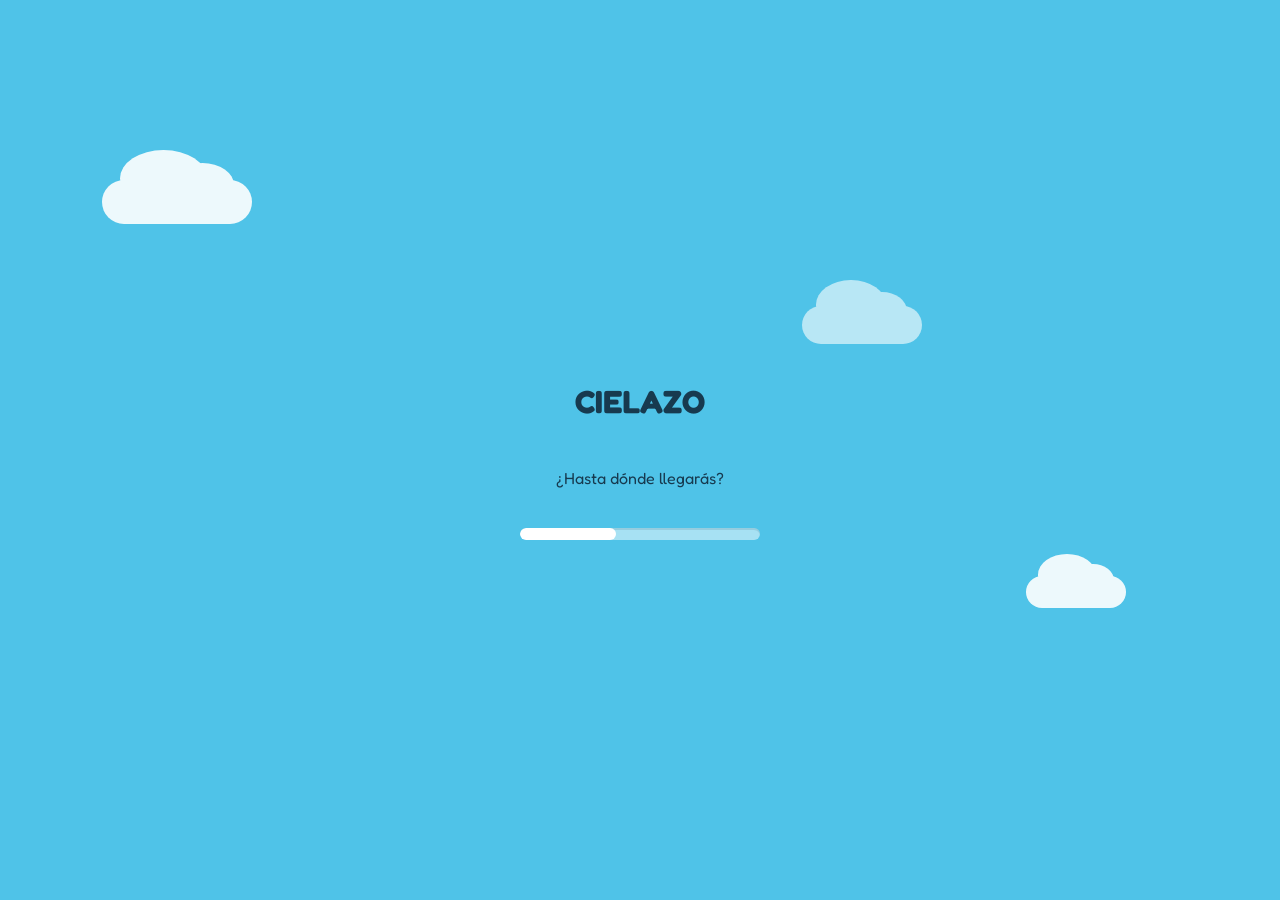
<file: index.html>
<!DOCTYPE html>
<html lang="es">
<head>
<meta charset="UTF-8">
<meta name="viewport" content="width=device-width, initial-scale=1, maximum-scale=1, user-scalable=no, viewport-fit=cover">
<title>Cielazo</title>
<link rel="icon" href="data:,">
<link href="https://fonts.googleapis.com/css2?family=Fredoka:wght@400;500;600;700&display=swap" rel="stylesheet">
<link rel="stylesheet" href="src/assets/styles/base.css">
<link rel="stylesheet" href="src/assets/styles/splash.css">
</head>
<body>
<div id="rotate"><div><span class="ic big" data-icon="rotate"></span><p>Gira tu dispositivo<br>para jugar</p></div></div>

<main class="splash">
  <div class="sp-cloud c1"></div><div class="sp-cloud c2"></div><div class="sp-cloud c3"></div>
  <h1 class="logo" aria-label="Cielazo">
    <span class="w">C</span><span class="y">I</span><span class="w">E</span><span class="c">L</span><span class="w">A</span><span class="y">Z</span><span class="w">O</span>
  </h1>
  <p class="tag">¿Hasta dónde llegarás?</p>
  <div class="load"><i></i></div>
</main>
<script src="src/assets/scripts/page-splash.js"></script>
</body>
</html>
</file>
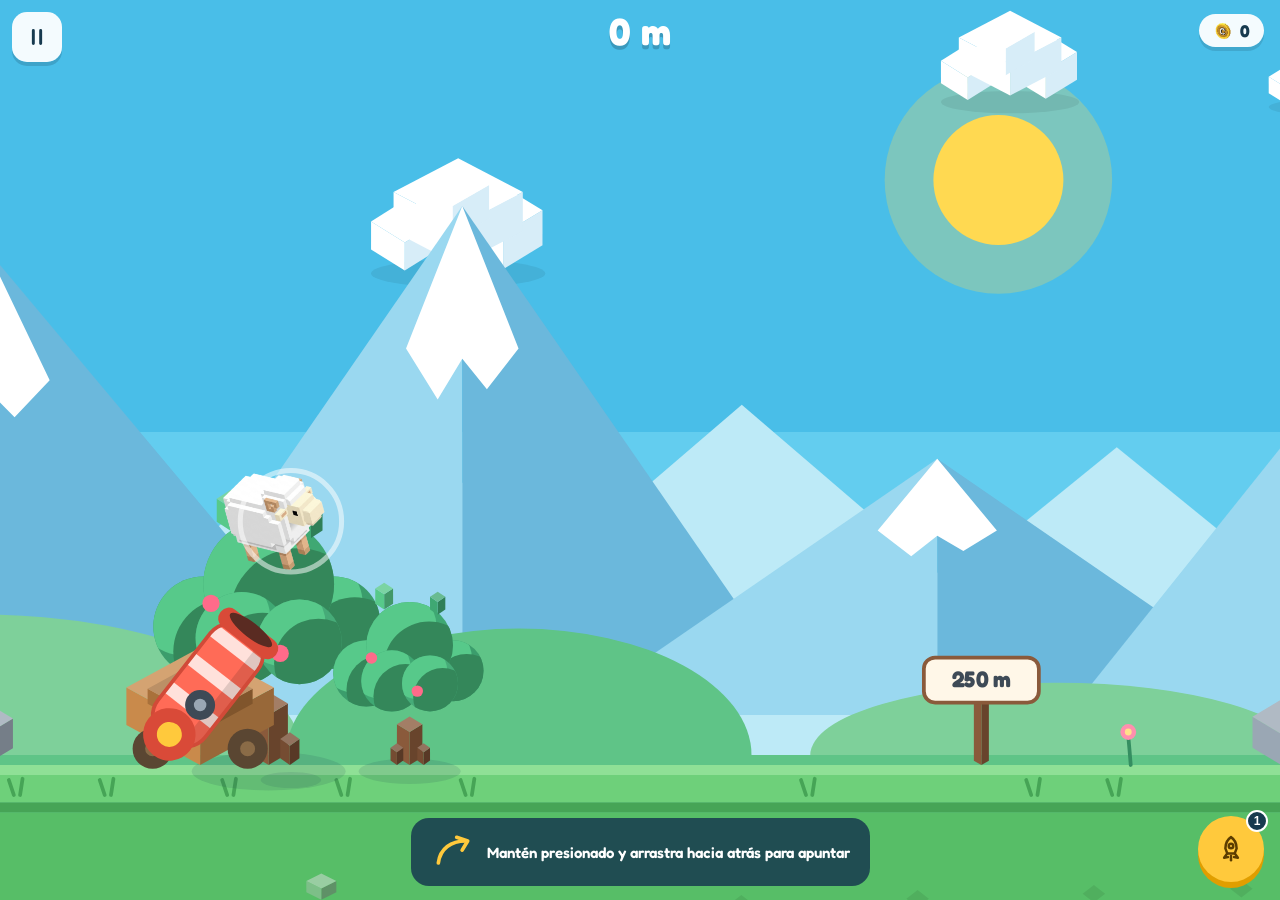
<file: src/pages/game.html>
<!DOCTYPE html>
<html lang="es">
<head>
<meta charset="UTF-8">
<meta name="viewport" content="width=device-width, initial-scale=1, maximum-scale=1, user-scalable=no, viewport-fit=cover">
<title>Cielazo — Vuela</title>
<link rel="icon" href="data:,">
<link href="https://fonts.googleapis.com/css2?family=Fredoka:wght@400;500;600;700&display=swap" rel="stylesheet">
<link rel="stylesheet" href="../assets/styles/base.css">
<link rel="stylesheet" href="../assets/styles/game.css">
</head>
<body>
<div id="rotate"><div><span class="ic big" data-icon="rotate"></span><p>Gira tu dispositivo<br>para jugar</p></div></div>

<canvas id="game-canvas"></canvas>

<div id="hud">
  <button id="btn-pause" class="hbtn" aria-label="Pausa"><span class="ic" data-icon="pause"></span></button>
  <div id="hud-dist">0 m</div>
  <div id="hud-coins"><span class="ic" data-icon="coin"></span><b>0</b></div>
  <button id="btn-ability" class="hidden" aria-label="Habilidad"><span class="ic"></span><b id="ab-uses">1</b></button>
  <div id="boost-chip" class="hidden"><span class="ic" data-icon="rocket"></span><i id="boost-track"><b id="boost-fill"></b></i></div>
</div>

<div id="tut" class="hidden">
  <div class="tut-card">
    <svg viewBox="0 0 48 48" class="tut-hand"><path d="M8 36C10 20 22 12 38 12" fill="none" stroke="currentColor" stroke-width="4" stroke-linecap="round"/><path d="M28 8l12 4-6 10" fill="none" stroke="currentColor" stroke-width="4" stroke-linecap="round" stroke-linejoin="round"/></svg>
    <span>Mantén presionado y arrastra hacia atrás para apuntar</span>
  </div>
</div>

<div id="panel-result" class="hidden">
  <div class="result-card">
    <div class="res-title">¡CAÍDA!</div>
    <div id="res-record" class="res-record hidden"><span class="ic" data-icon="trophy"></span>¡NUEVO RÉCORD! <b>+80</b></div>
    <div id="res-dist" class="res-dist">0 m</div>
    <div class="res-rows">
      <div><span>Monedas del vuelo</span><b id="res-fly">0</b></div>
      <div><span>Bono por distancia</span><b id="res-base">0</b></div>
      <div class="res-total"><span>TOTAL</span><b id="res-total">0</b></div>
    </div>
    <div class="res-actions">
      <button id="btn-retry" class="btn btn-primary"><span class="ic" data-icon="redo"></span>Reintentar</button>
      <a id="btn-home" class="btn btn-ghost" href="home.html"><span class="ic" data-icon="home"></span>Inicio</a>
    </div>
  </div>
</div>

<script src="../assets/scripts/utils.js"></script>
<script src="../assets/scripts/storage.js"></script>
<script src="../assets/scripts/audio.js"></script>
<script src="../assets/scripts/ui.js"></script>
<script src="../assets/json/config.js"></script>
<script src="../assets/json/characters.js"></script>
<script src="../assets/json/maps.js"></script>
<script src="../assets/json/shop.js"></script>
<script src="../assets/scripts/db.js"></script>
<script src="../assets/scripts/world.js"></script>
<script src="../assets/scripts/engine.js"></script>
<script src="../assets/scripts/page-game.js"></script>
</body>
</html>
</file>
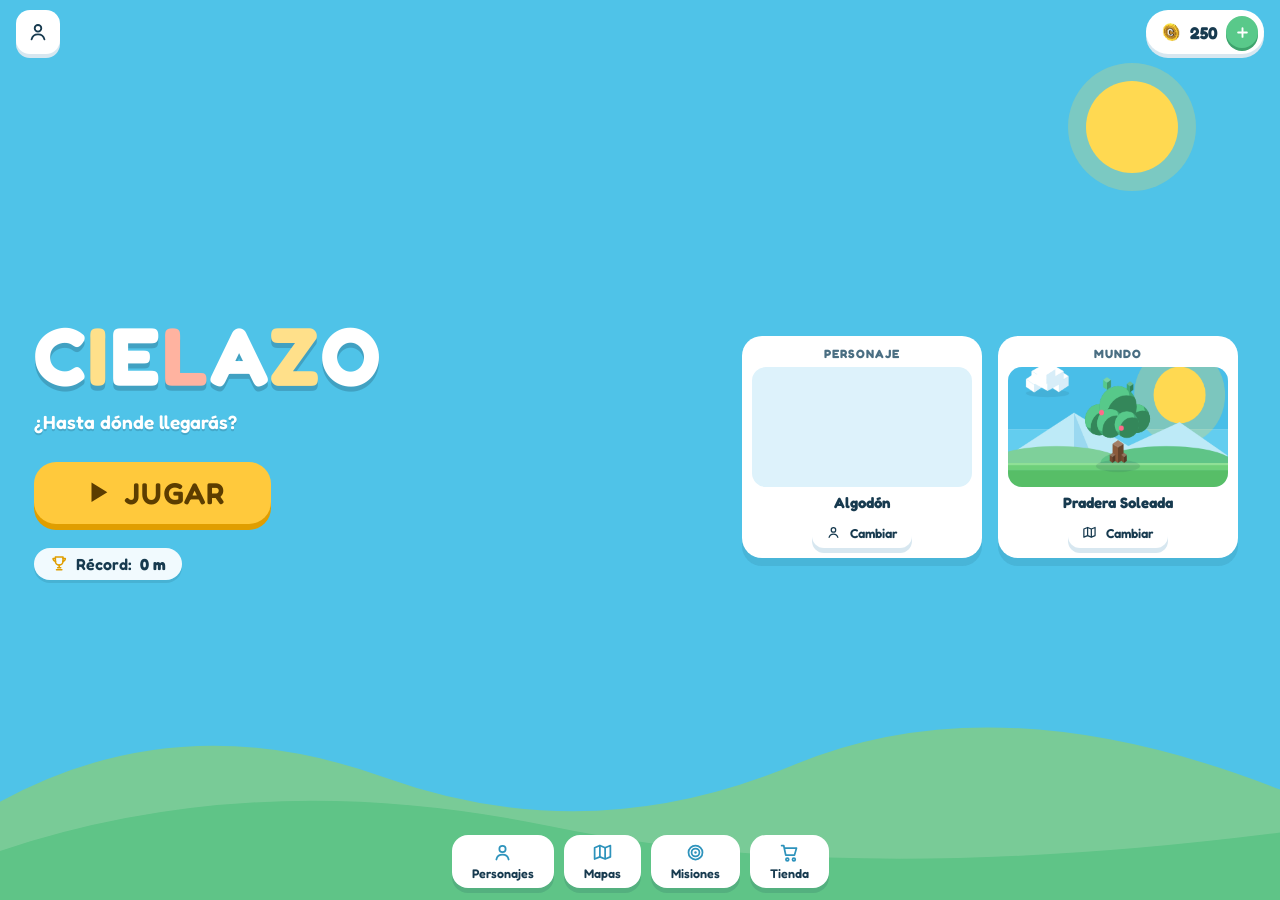
<file: src/pages/home.html>
<!DOCTYPE html>
<html lang="es">
<head>
<meta charset="UTF-8">
<meta name="viewport" content="width=device-width, initial-scale=1, maximum-scale=1, user-scalable=no, viewport-fit=cover">
<title>Cielazo — Inicio</title>
<link rel="icon" href="data:,">
<link href="https://fonts.googleapis.com/css2?family=Fredoka:wght@400;500;600;700&display=swap" rel="stylesheet">
<link rel="stylesheet" href="../assets/styles/base.css">
<link rel="stylesheet" href="../assets/styles/home.css">
</head>
<body>
<div id="rotate"><div><span class="ic big" data-icon="rotate"></span><p>Gira tu dispositivo<br>para jugar</p></div></div>

<div class="bg-scene">
  <div class="sun"></div>
  <svg class="hills" viewBox="0 0 1000 220" preserveAspectRatio="none">
    <path d="M0 140 Q140 60 300 120 T620 110 T1000 130 V220 H0 Z" fill="#79CB97"/>
    <path d="M0 180 Q200 110 430 160 T1000 165 V220 H0 Z" fill="#5FC487"/>
  </svg>
  <div class="bg-cloud b1"></div><div class="bg-cloud b2"></div><div class="bg-cloud b3"></div>
</div>

<header class="topbar">
  <button id="btn-settings" class="icon-btn" aria-label="Tu perfil"><span class="ic" data-icon="person"></span></button>
  <div class="wallet">
    <span class="ic" data-icon="coin"></span><b id="wallet-amount">0</b>
    <button class="add" id="btn-add-coins" aria-label="Comprar monedas"><span class="ic" data-icon="plus"></span></button>
  </div>
</header>

<main class="home-wrap">
  <section class="hero">
    <h1 class="logo"><span class="w">C</span><span class="y">I</span><span class="w">E</span><span class="c">L</span><span class="w">A</span><span class="y">Z</span><span class="w">O</span></h1>
    <p class="tag" style="margin-bottom: 15px;">¿Hasta dónde llegarás?</p>
    <button id="btn-play" class="btn btn-primary btn-big" style="margin-bottom: 10px;">
      <span class="ic" data-icon="play"></span>JUGAR
    </button>
    <div class="chip"><span class="ic gold" data-icon="trophy"></span>Récord: <b id="best">0 m</b></div>
  </section>

  <aside class="equip">
    <div class="card equip-card">
      <div class="eq-t">Personaje</div>
      <div id="eq-char" class="eq-visual"></div>
      <div id="eq-char-name" class="eq-name">—</div>
      <a class="btn btn-ghost" href="characters.html"><span class="ic" data-icon="person"></span>Cambiar</a>
    </div>
    <div class="card equip-card">
      <div class="eq-t">Mundo</div>
      <div class="eq-visual"><canvas id="eq-map" width="360" height="180"></canvas></div>
      <div id="eq-map-name" class="eq-name">—</div>
      <a class="btn btn-ghost" href="maps.html"><span class="ic" data-icon="map"></span>Cambiar</a>
    </div>
  </aside>

  <nav class="dock">
    <a class="dock-btn" href="characters.html"><span class="ic" data-icon="person"></span>Personajes</a>
    <a class="dock-btn" href="maps.html"><span class="ic" data-icon="map"></span>Mapas</a>
    <button id="btn-missions" class="dock-btn"><span class="ic" data-icon="target"></span>Misiones<i id="miss-dot" class="dot hidden"></i></button>
    <a class="dock-btn" href="shop.html"><span class="ic" data-icon="cart"></span>Tienda</a>
  </nav>
</main>

<script src="../assets/scripts/utils.js"></script>
<script src="../assets/scripts/storage.js"></script>
<script src="../assets/scripts/audio.js"></script>
<script src="../assets/scripts/ui.js"></script>
<script src="../assets/json/config.js"></script>
<script src="../assets/json/characters.js"></script>
<script src="../assets/json/maps.js"></script>
<script src="../assets/json/shop.js"></script>
<script src="../assets/scripts/db.js"></script>
<script src="../assets/scripts/world.js"></script>
<script src="../assets/scripts/page-home.js"></script>
</body>
</html>
</file>
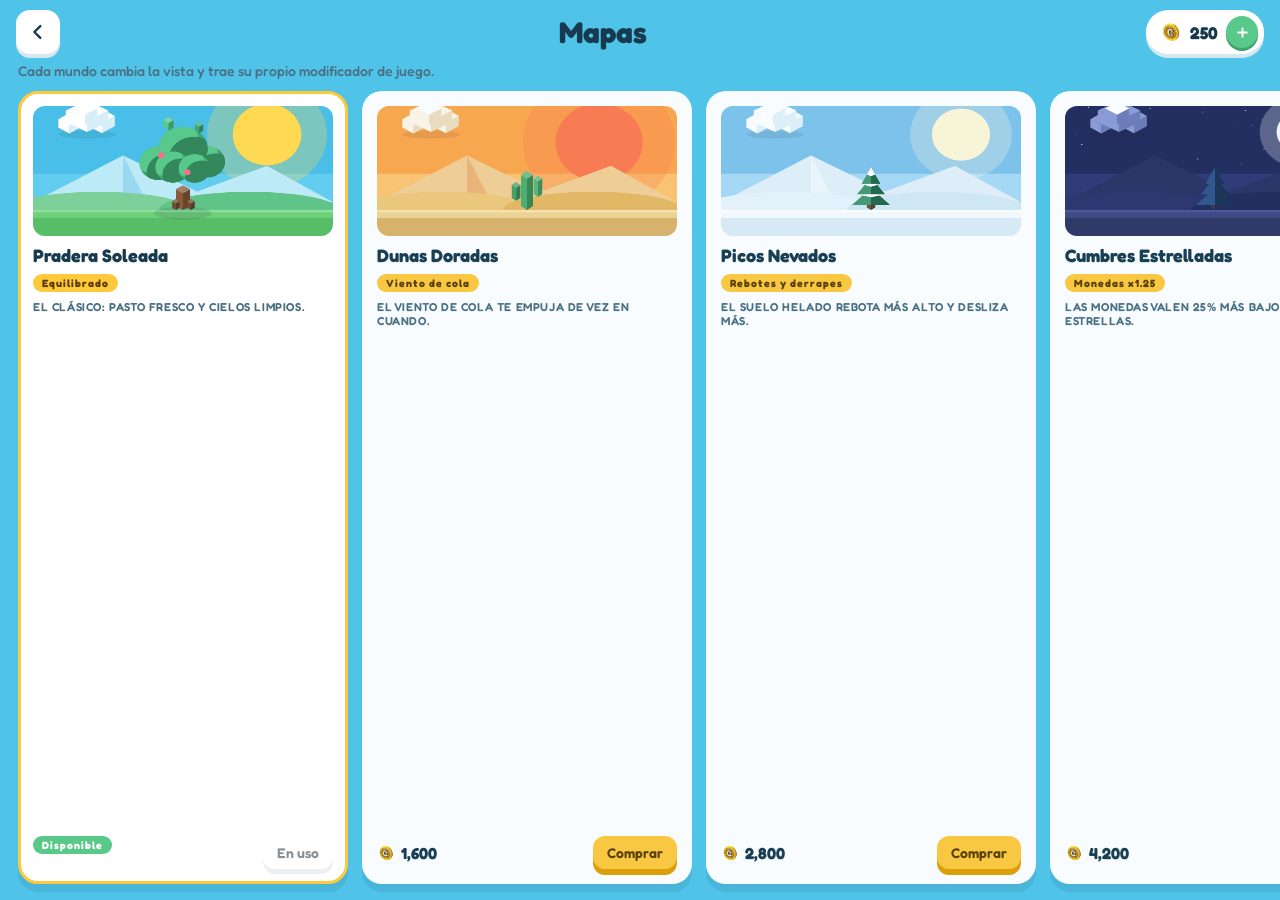
<file: src/pages/maps.html>
<!DOCTYPE html>
<html lang="es">
<head>
<meta charset="UTF-8">
<meta name="viewport" content="width=device-width, initial-scale=1, maximum-scale=1, user-scalable=no, viewport-fit=cover">
<title>Cielazo — Mapas</title>
<link rel="icon" href="data:,">
<link href="https://fonts.googleapis.com/css2?family=Fredoka:wght@400;500;600;700&display=swap" rel="stylesheet">
<link rel="stylesheet" href="../assets/styles/base.css">
<link rel="stylesheet" href="../assets/styles/selectors.css">
</head>
<body>
<div id="rotate"><div><span class="ic big" data-icon="rotate"></span><p>Gira tu dispositivo<br>para jugar</p></div></div>

<div class="page">
  <header class="topbar">
    <button id="btn-back" class="icon-btn" aria-label="Volver"><span class="ic" data-icon="back"></span></button>
    <div class="ttl">Mapas</div>
    <div class="wallet"><span class="ic" data-icon="coin"></span><b id="wallet-amount">0</b>
      <button class="add" id="btn-add-coins" aria-label="Comprar monedas"><span class="ic" data-icon="plus"></span></button></div>
  </header>
  <p class="hint">Cada mundo cambia la vista y trae su propio modificador de juego.</p>
  <div id="map-list" class="hscroll"></div>
</div>

<script src="../assets/scripts/utils.js"></script>
<script src="../assets/scripts/storage.js"></script>
<script src="../assets/scripts/audio.js"></script>
<script src="../assets/scripts/ui.js"></script>
<script src="../assets/json/config.js"></script>
<script src="../assets/json/characters.js"></script>
<script src="../assets/json/maps.js"></script>
<script src="../assets/json/shop.js"></script>
<script src="../assets/scripts/db.js"></script>
<script src="../assets/scripts/world.js"></script>
<script src="../assets/scripts/page-maps.js"></script>
</body>
</html>
</file>
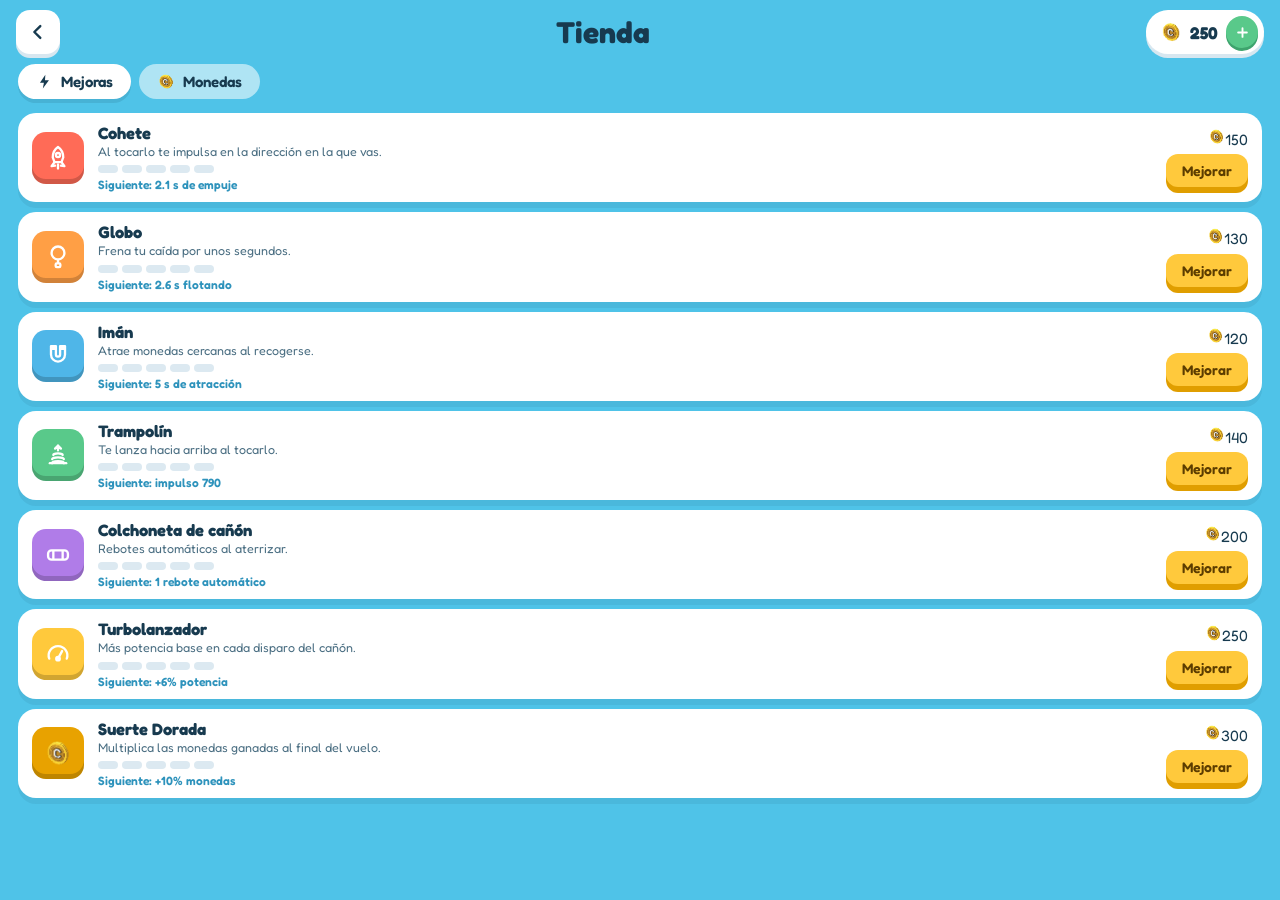
<file: src/pages/shop.html>
<!DOCTYPE html>
<html lang="es">
<head>
<meta charset="UTF-8">
<meta name="viewport" content="width=device-width, initial-scale=1, maximum-scale=1, user-scalable=no, viewport-fit=cover">
<title>Cielazo — Tienda</title>
<link rel="icon" href="data:,">
<link href="https://fonts.googleapis.com/css2?family=Fredoka:wght@400;500;600;700&display=swap" rel="stylesheet">
<link rel="stylesheet" href="../assets/styles/base.css">
<link rel="stylesheet" href="../assets/styles/shop.css">
</head>
<body>
<div id="rotate"><div><span class="ic big" data-icon="rotate"></span><p>Gira tu dispositivo<br>para jugar</p></div></div>

<div class="page">
  <header class="topbar">
    <button id="btn-back" class="icon-btn" aria-label="Volver"><span class="ic" data-icon="back"></span></button>
    <div class="ttl">Tienda</div>
    <div class="wallet"><span class="ic" data-icon="coin"></span><b id="wallet-amount">0</b>
      <button class="add" id="btn-add-coins" aria-label="Comprar monedas"><span class="ic" data-icon="plus"></span></button></div>
  </header>

  <div class="tabs">
    <button id="tab-up" class="tab active"><span class="ic" data-icon="bolt"></span>Mejoras</button>
    <button id="tab-coins" class="tab"><span class="ic" data-icon="coin"></span>Monedas</button>
  </div>

  <div id="shop-up" class="shop-list"></div>
  <div id="shop-coins" class="packs hidden"></div>
</div>

<script src="../assets/scripts/utils.js"></script>
<script src="../assets/scripts/storage.js"></script>
<script src="../assets/scripts/audio.js"></script>
<script src="../assets/scripts/ui.js"></script>
<script src="../assets/json/config.js"></script>
<script src="../assets/json/characters.js"></script>
<script src="../assets/json/maps.js"></script>
<script src="../assets/json/shop.js"></script>
<script src="../assets/scripts/db.js"></script>
<script src="../assets/scripts/world.js"></script>
<script src="../assets/scripts/page-shop.js"></script>
</body>
</html>
</file>
<file: src/assets/styles/base.css>
:root {
  --sky: #4FC3E8;
  --sky-deep: #2E93BC;
  --ink: #173A4F;
  --ink2: #4A6E82;
  --card: #FFFFFF;
  --card2: #EAF7FD;
  --sun: #FFC93C;
  --sunD: #E09E00;
  --coral: #FF6B57;
  --coralD: #D14A38;
  --grass: #59C98A;
  --grassD: #3EA46D;
  --line: #D7E7F0;
}

* {
  box-sizing: border-box;
  -webkit-tap-highlight-color: transparent;
}

html,
body {
  height: 100%;
}

body {
  margin: 0;
  overflow: hidden;
  background: var(--sky);
  color: var(--ink);
  font-family: 'Fredoka', 'Trebuchet MS', sans-serif;
  -webkit-user-select: none;
  user-select: none;
  -webkit-touch-callout: none;
}

.hidden {
  display: none !important;
}

.ic {
  display: inline-flex;
  width: 1.15em;
  height: 1.15em;
  flex: none;
}

.ic svg {
  width: 100%;
  height: 100%;
  display: block;
}

.ic img {
  width: 100%;
  height: 100%;
  display: block;
  object-fit: contain;
}

.ic.big {
  width: 64px;
  height: 64px;
}

.ic.gold {
  color: var(--sunD);
}

/* ---------- Botones tipo juguete ---------- */
.btn {
  border: 0;
  cursor: pointer;
  text-decoration: none;
  display: inline-flex;
  align-items: center;
  justify-content: center;
  gap: 9px;
  font: 600 16px 'Fredoka', sans-serif;
  color: var(--ink);
  background: #fff;
  padding: 11px 20px;
  border-radius: 16px;
  box-shadow: 0 5px 0 var(--line);
  transition: transform .08s, box-shadow .08s;
}

.btn:active {
  transform: translateY(4px);
  box-shadow: 0 1px 0 var(--line);
}

.btn:disabled {
  opacity: .55;
  filter: saturate(.35);
  pointer-events: none;
}

.btn-primary {
  background: var(--sun);
  box-shadow: 0 6px 0 var(--sunD);
  color: #5C3D00;
}

.btn-primary:active {
  box-shadow: 0 1px 0 var(--sunD);
}

.btn-coral {
  background: var(--coral);
  box-shadow: 0 6px 0 var(--coralD);
  color: #fff;
}

.btn-coral:active {
  box-shadow: 0 1px 0 var(--coralD);
}

.btn-danger {
  background: #EE5A5A;
  box-shadow: 0 6px 0 #C23E3E;
  color: #fff;
}

.btn-big {
  font-size: clamp(19px, 4.2vh, 30px);
  padding: 13px 46px;
  border-radius: 22px;
  letter-spacing: 1px;
}

.icon-btn {
  width: 44px;
  height: 44px;
  border-radius: 14px;
  border: 0;
  cursor: pointer;
  background: #fff;
  color: var(--ink);
  box-shadow: 0 4px 0 var(--line);
  display: grid;
  place-items: center;
  font: inherit;
}

.icon-btn .ic {
  width: 22px;
  height: 22px;
}

.icon-btn:active {
  transform: translateY(3px);
  box-shadow: 0 1px 0 var(--line);
}

/* ---------- Barra superior ---------- */
.topbar {
  display: flex;
  align-items: center;
  gap: 12px;
  padding: calc(10px + env(safe-area-inset-top)) 16px 6px;
  position: relative;
  z-index: 5;
}

.topbar .ttl {
  font-weight: 700;
  font-size: clamp(20px, 4.4vh, 30px);
}

.logo-mini {
  font-weight: 700;
  letter-spacing: 2px;
  font-size: 18px;
  color: #fff;
  text-shadow: 0 3px 0 rgba(23, 58, 79, .25);
  margin-right: auto;
}

.topbar .icon-btn {
  margin-right: auto;
}

.topbar .ttl+.wallet {
  margin-left: auto;
}

.topbar .logo-mini~.icon-btn {
  margin-right: 0;
}

.topbar .icon-btn:not(:first-child) {
  margin-right: 0;
  margin-left: auto;
}

.topbar:has(.logo-mini) .icon-btn {
  margin-left: 0;
}

.wallet {
  margin-left: auto;
  display: flex;
  align-items: center;
  gap: 8px;
  background: #fff;
  border-radius: 999px;
  height: 44px;
  padding: 0 6px 0 14px;
  box-shadow: 0 4px 0 var(--line);
  font-weight: 700;
  font-size: 17px;
}

.wallet .ic {
  width: 22px;
  height: 22px;
}

.wallet .add {
  width: 32px;
  height: 32px;
  border-radius: 50%;
  border: 0;
  background: var(--grass);
  color: #fff;
  cursor: pointer;
  display: grid;
  place-items: center;
  box-shadow: 0 3px 0 var(--grassD);
}

.wallet .add .ic {
  width: 16px;
  height: 16px;
}

.wallet .add .ic {
  width: 15px;
  height: 15px;
}

.wallet .add:active {
  transform: translateY(2px);
  box-shadow: none;
}

/* ---------- Tarjetas / chips ---------- */
.card {
  background: var(--card);
  border-radius: 20px;
  box-shadow: 0 8px 0 rgba(23, 58, 79, .10);
  padding: 14px;
}

.chip {
  display: inline-flex;
  align-items: center;
  gap: 8px;
  background: rgba(255, 255, 255, .92);
  border-radius: 999px;
  padding: 6px 16px;
  font-weight: 600;
  box-shadow: 0 3px 0 rgba(23, 58, 79, .12);
}

/* ---------- Modales y toast ---------- */
.mb {
  position: fixed;
  inset: 0;
  z-index: 60;
  background: rgba(12, 42, 60, .45);
  backdrop-filter: blur(3px);
  display: grid;
  place-items: center;
  animation: fade .18s;
  padding: 14px;
}

.modal {
  width: min(560px, 94vw);
  max-height: 86vh;
  overflow: auto;
  background: var(--card);
  border-radius: 22px;
  padding: 18px 20px;
  box-shadow: 0 18px 44px rgba(8, 35, 52, .30);
  animation: pop .24s cubic-bezier(.2, 1.5, .4, 1);
}

.modal h3 {
  margin: 0 0 10px;
  display: flex;
  align-items: center;
  gap: 10px;
  font-size: 21px;
}

.modal h3 .ic {
  color: var(--sky-deep);
}

.modal p {
  margin: 6px 0;
  color: var(--ink2);
  line-height: 1.45;
}

.m-actions {
  display: flex;
  gap: 10px;
  justify-content: flex-end;
  flex-wrap: wrap;
  margin-top: 14px;
}

@keyframes fade {
  from {
    opacity: 0
  }
}

@keyframes pop {
  from {
    transform: scale(.85);
    opacity: 0
  }
}

.toast {
  position: fixed;
  top: calc(12px + env(safe-area-inset-top));
  left: 50%;
  transform: translate(-50%, -10px);
  background: var(--ink);
  color: #fff;
  padding: 9px 18px;
  border-radius: 999px;
  z-index: 90;
  display: flex;
  gap: 9px;
  align-items: center;
  font-weight: 600;
  opacity: 0;
  transition: .25s;
  pointer-events: none;
  max-width: 90vw;
}

.toast.show {
  opacity: 1;
  transform: translate(-50%, 0);
}

.toast .ic {
  color: var(--sun);
}

/* ---------- Switch ---------- */
.sw {
  appearance: none;
  width: 46px;
  height: 26px;
  border-radius: 999px;
  background: #C9DBE6;
  position: relative;
  transition: .2s;
  cursor: pointer;
  flex: none;
}

.sw::after {
  content: '';
  position: absolute;
  top: 3px;
  left: 3px;
  width: 20px;
  height: 20px;
  border-radius: 50%;
  background: #fff;
  transition: .2s;
  box-shadow: 0 2px 0 rgba(23, 58, 79, .18);
}

.sw:checked {
  background: var(--grass);
}

.sw:checked::after {
  left: 23px;
}

.row-set {
  display: flex;
  align-items: center;
  gap: 10px;
  padding: 10px 2px;
  font-weight: 600;
}

.row-set .ic {
  color: var(--ink2);
}

.row-set input {
  margin-left: auto;
}

.set-ver {
  text-align: center;
  color: var(--ink2);
  font-size: 12px;
  margin-top: 10px;
  opacity: .8;
}

/* ---------- Páginas internas ---------- */
.page {
  height: 100dvh;
  display: flex;
  flex-direction: column;
}

.hint {
  margin: 2px 18px 4px;
  color: var(--ink2);
  font-weight: 500;
  font-size: 14px;
}

/* ---------- Overlay de orientación ---------- */
#rotate {
  position: fixed;
  inset: 0;
  z-index: 200;
  background: var(--sky);
  color: #fff;
  display: none;
  place-items: center;
  text-align: center;
}

#rotate .big {
  animation: tilt 1.6s ease-in-out infinite;
}

#rotate p {
  font-size: 20px;
  font-weight: 600;
  line-height: 1.35;
}

@keyframes tilt {

  0%,
  20% {
    transform: rotate(0)
  }

  55%,
  80% {
    transform: rotate(-90deg)
  }

  100% {
    transform: rotate(-90deg)
  }
}

@media (orientation:portrait) {
  #rotate {
    display: grid;
  }
}

.prof-stats{ display:flex; gap:8px; margin:2px 0 10px; }
.pf{ flex:1; background:var(--card2); border-radius:14px; padding:9px 6px; text-align:center; }
.pf b{ display:block; font-size:16px; }
.pf i{ font-style:normal; font-size:10.5px; font-weight:700; letter-spacing:.8px; text-transform:uppercase; color:var(--ink2); }
</file>
<file: src/assets/styles/splash.css>
.splash{ height:100dvh; display:flex; flex-direction:column; align-items:center; justify-content:center; gap:10px; overflow:hidden; }
.splash .logo{ animation:pop .5s cubic-bezier(.2,1.5,.4,1); }
.load{ width:min(240px,60vw); height:12px; border-radius:999px; background:rgba(255,255,255,.5); overflow:hidden; margin-top:14px; box-shadow:inset 0 2px 0 rgba(23,58,79,.12); }
.load i{ display:block; height:100%; width:40%; border-radius:999px; background:#fff; animation:load 1.6s ease-in-out infinite; }
@keyframes load{ 0%{ transform:translateX(-110%) } 100%{ transform:translateX(300%) } }
.sp-cloud{ position:absolute; background:#fff; border-radius:999px; opacity:.9; }
.sp-cloud::before,.sp-cloud::after{ content:''; position:absolute; background:#fff; border-radius:50%; bottom:38%; }
.sp-cloud::before{ width:58%; height:130%; left:12%; }
.sp-cloud::after{ width:42%; height:100%; right:12%; }
.c1{ width:150px; height:44px; top:20%; left:8%; animation:drift 16s linear infinite; }
.c2{ width:100px; height:32px; top:64%; right:12%; animation:drift 20s linear infinite reverse; }
.c3{ width:120px; height:38px; top:34%; right:28%; opacity:.6; animation:drift 24s linear infinite; }
@keyframes drift{ 0%{ transform:translateX(-6vw) } 50%{ transform:translateX(6vw) } 100%{ transform:translateX(-6vw) } }
</file>
<file: src/assets/styles/game.css>
#game-canvas {
  position: fixed;
  inset: 0;
  width: 100%;
  height: 100%;
  touch-action: none;
  cursor: crosshair;
}

#hud {
  position: fixed;
  inset: 0;
  pointer-events: none;
  z-index: 10;
  font-family: 'Fredoka', sans-serif;
}

.hbtn {
  pointer-events: auto;
  position: absolute;
  width: 50px;
  height: 50px;
  border-radius: 15px;
  border: 0;
  cursor: pointer;
  background: rgba(255, 255, 255, .94);
  color: var(--ink);
  box-shadow: 0 4px 0 rgba(23, 58, 79, .20);
  display: grid;
  place-items: center;
}

.hbtn .ic {
  width: 22px;
  height: 22px;
}

.hbtn:active {
  transform: translateY(3px);
  box-shadow: 0 1px 0 rgba(23, 58, 79, .2);
}

#btn-pause {
  top: calc(12px + env(safe-area-inset-top));
  left: calc(12px + env(safe-area-inset-left));
}

#hud-dist {
  position: absolute;
  top: calc(8px + env(safe-area-inset-top));
  left: 50%;
  transform: translateX(-50%);
  font-weight: 700;
  font-size: clamp(24px, 6vh, 38px);
  color: #fff;
  text-shadow: 0 4px 0 rgba(23, 58, 79, .28);
  letter-spacing: 1px;
}

#hud-coins {
  position: absolute;
  top: calc(14px + env(safe-area-inset-top));
  right: calc(16px + env(safe-area-inset-right));
  display: flex;
  align-items: center;
  gap: 7px;
  background: rgba(255, 255, 255, .94);
  border-radius: 999px;
  padding: 6px 14px;
  font-weight: 700;
  font-size: 17px;
  box-shadow: 0 4px 0 rgba(23, 58, 79, .16);
}

#hud-coins .ic {
  width: 20px;
  height: 20px;
}

#btn-ability {
  pointer-events: auto;
  position: absolute;
  bottom: calc(18px + env(safe-area-inset-bottom));
  right: calc(16px + env(safe-area-inset-right));
  width: 66px;
  height: 66px;
  border-radius: 50%;
  border: 0;
  cursor: pointer;
  background: var(--sun);
  color: #5C3D00;
  box-shadow: 0 6px 0 var(--sunD);
  display: grid;
  place-items: center;
}

#btn-ability .ic {
  width: 30px;
  height: 30px;
}

#btn-ability:active {
  transform: translateY(4px);
  box-shadow: 0 2px 0 var(--sunD);
}

#btn-ability:disabled {
  filter: grayscale(1) brightness(.9);
  opacity: .6;
}

#ab-uses {
  position: absolute;
  top: -6px;
  right: -4px;
  background: var(--ink);
  color: #fff;
  font-size: 12px;
  font-weight: 700;
  min-width: 22px;
  height: 22px;
  border-radius: 99px;
  display: grid;
  place-items: center;
  padding: 0 5px;
  border: 2px solid #fff;
}

#boost-chip {
  position: absolute;
  bottom: calc(20px + env(safe-area-inset-bottom));
  left: calc(16px + env(safe-area-inset-left));
  display: flex;
  align-items: center;
  gap: 8px;
  background: rgba(255, 255, 255, .94);
  border-radius: 999px;
  padding: 8px 14px;
  box-shadow: 0 4px 0 rgba(23, 58, 79, .16);
  font-weight: 700;
  color: var(--coral);
}

#boost-track {
  width: 92px;
  height: 9px;
  border-radius: 99px;
  background: #E4EEF4;
  overflow: hidden;
  display: block;
}

#boost-fill {
  display: block;
  height: 100%;
  width: 100%;
  border-radius: 99px;
  background: var(--coral);
  transition: width .1s linear;
}

#tut {
  position: fixed;
  left: 0;
  right: 0;
  bottom: calc(14px + env(safe-area-inset-bottom));
  display: grid;
  place-items: center;
  z-index: 9;
  pointer-events: none;
}

.tut-card {
  display: flex;
  align-items: center;
  gap: 12px;
  background: rgba(23, 58, 79, .85);
  color: #fff;
  font-weight: 600;
  font-size: 15px;
  padding: 12px 20px;
  border-radius: 18px;
  max-width: 86vw;
}

.tut-hand {
  width: 44px;
  height: 44px;
  color: var(--sun);
  animation: swipe 1.6s ease-in-out infinite;
}

@keyframes swipe {

  0%,
  100% {
    transform: translate(0, 0)
  }

  50% {
    transform: translate(-14px, 10px)
  }
}

#panel-result {
  position: fixed;
  inset: 0;
  z-index: 20;
  display: grid;
  place-items: center;
  background: rgba(12, 42, 60, .35);
  backdrop-filter: blur(2px);
}

.result-card {
  background: #fff;
  border-radius: 24px;
  padding: 18px 26px;
  width: min(480px, 92vw);
  text-align: center;
  box-shadow: 0 18px 44px rgba(8, 35, 52, .30);
  animation: pop .3s cubic-bezier(.2, 1.5, .4, 1);
}

.res-title {
  font-weight: 700;
  font-size: clamp(20px, 4.5vh, 28px);
  color: var(--sky-deep);
  letter-spacing: 2px;
}

.res-record {
  display: inline-flex;
  align-items: center;
  gap: 7px;
  background: #FFF3D1;
  color: #8A6100;
  font-weight: 700;
  border-radius: 999px;
  padding: 4px 14px;
  margin-top: 4px;
  font-size: 14px;
}

.res-dist {
  font-weight: 700;
  font-size: clamp(38px, 9vh, 64px);
  line-height: 1.05;
  color: var(--ink);
  margin: 2px 0 6px;
}

.res-rows {
  display: flex;
  flex-direction: column;
  gap: 2px;
  margin: 0 auto 8px;
  max-width: 300px;
}

.res-rows>div {
  display: flex;
  justify-content: space-between;
  font-size: 14.5px;
  color: var(--ink2);
  font-weight: 600;
  padding: 2px 0;
}

.res-rows .res-total {
  border-top: 2px dashed var(--line);
  margin-top: 4px;
  padding-top: 6px;
  color: var(--ink);
  font-size: 17px;
}

.res-rows .res-total b {
  color: var(--sunD);
  font-size: 22px;
}

.res-actions {
  display: flex;
  gap: 10px;
  justify-content: center;
  margin-top: 6px;
}

/* ---- Pausa ---- */
.pause-card {
  width: min(430px, 92vw);
  background: #fff;
  border-radius: 26px;
  padding: 20px;
  box-shadow: 0 18px 44px rgba(8, 35, 52, .30);
  animation: pop .26s cubic-bezier(.2, 1.5, .4, 1);
}

.pause-head {
  display: flex;
  align-items: center;
  gap: 13px;
  margin-bottom: 14px;
}

.ph-ic {
  width: 54px;
  height: 54px;
  border-radius: 17px;
  background: var(--sky);
  color: #fff;
  flex: none;
  display: grid;
  place-items: center;
  box-shadow: inset 0 -5px 0 rgba(0, 0, 0, .16);
}

.ph-ic .ic {
  width: 24px;
  height: 24px;
}

.ph-t {
  font-weight: 700;
  font-size: 22px;
  line-height: 1.1;
}

.ph-s {
  font-size: 13.5px;
  color: var(--ink2);
  font-weight: 600;
}

.pause-stats {
  display: flex;
  gap: 10px;
  margin-bottom: 14px;
}

.ps {
  flex: 1;
  background: var(--card2);
  border-radius: 16px;
  padding: 10px 8px;
  text-align: center;
}

.ps .ic {
  width: 20px;
  height: 20px;
  color: var(--sky-deep);
}

.ps b {
  display: block;
  font-size: 18px;
  margin-top: 2px;
}

.ps i {
  font-style: normal;
  font-size: 10.5px;
  letter-spacing: 1px;
  text-transform: uppercase;
  color: var(--ink2);
  font-weight: 700;
}

.pv-main {
  width: 100%;
  padding: 14px;
  font-size: 19px;
  border-radius: 18px;
}

.pv-row {
  display: flex;
  gap: 10px;
  margin-top: 10px;
}

.pv-row .btn {
  flex: 1;
}
#pv-home{
  background-color: #ee7979;
  color: #ffffff;
  box-shadow: 0 5px 0 #c96060
}
#btn-home{
  background-color: #ee7979;
  color: #ffffff;
  box-shadow: 0 5px 0 #c96060
}
.btn-ghost{
  margin-top: 5px;
}
#pv-retry{
  background-color: #79a0ee;
  color: #ffffff;
  box-shadow: 0 5px 0 #5776b3
}
</file>
<file: src/assets/styles/home.css>
.bg-scene {
  position: fixed;
  inset: 0;
  overflow: hidden;
}

.bg-scene .sun {
  position: absolute;
  top: 9%;
  right: 8%;
  width: clamp(56px, 12vh, 92px);
  height: clamp(56px, 12vh, 92px);
  border-radius: 50%;
  background: #FFD951;
  box-shadow: 0 0 0 18px rgba(255, 217, 81, .25);
}

.bg-scene .hills {
  position: absolute;
  left: 0;
  right: 0;
  bottom: 0;
  width: 100%;
  height: 30%;
}

.bg-cloud {
  position: absolute;
  background: #fff;
  border-radius: 999px;
  opacity: .92;
}

.bg-cloud::before,
.bg-cloud::after {
  content: '';
  position: absolute;
  background: #fff;
  border-radius: 50%;
  bottom: 38%;
}

.bg-cloud::before {
  width: 58%;
  height: 132%;
  left: 12%;
}

.bg-cloud::after {
  width: 42%;
  height: 100%;
  right: 12%;
}

.b1 {
  width: 140px;
  height: 42px;
  top: 14%;
  left: -160px;
  animation: fly 38s linear infinite;
}

.b2 {
  width: 96px;
  height: 30px;
  top: 38%;
  left: -120px;
  animation: fly 52s linear infinite 12s;
  opacity: .7;
}

.b3 {
  width: 110px;
  height: 34px;
  top: 60%;
  left: -140px;
  animation: fly 46s linear infinite 26s;
  opacity: .55;
}

@keyframes fly {
  to {
    transform: translateX(calc(100vw + 220px));
  }
}

.home-wrap {
  position: relative;
  z-index: 2;
  height: calc(100dvh - 60px);
  display: grid;
  grid-template-columns: 1.15fr .85fr;
  grid-template-rows: 1fr auto;
  padding: 4px clamp(14px, 3vw, 34px) calc(12px + env(safe-area-inset-bottom));
  gap: 6px;
}

.hero {
  display: flex;
  flex-direction: column;
  justify-content: center;
  align-items: flex-start;
  gap: clamp(6px, 1.8vh, 14px);
}

.logo {
  margin: 0;
  display: flex;
  font-size: clamp(38px, 10.5vh, 82px);
  font-weight: 700;
  letter-spacing: 2px;
  line-height: 1;
  text-shadow: 0 5px 0 rgba(23, 58, 79, .25);
}

.logo span {
  display: inline-block;
  animation: bob 2.8s ease-in-out infinite;
}

.logo .w {
  color: #fff;
}

.logo .y {
  color: #FFE08A;
  animation-delay: .35s;
}

.logo .c {
  color: #FFB3A0;
  animation-delay: .7s;
}

@keyframes bob {

  0%,
  100% {
    transform: translateY(0)
  }

  50% {
    transform: translateY(-7px)
  }
}

.tag {
  margin: 0;
  color: #fff;
  font-weight: 600;
  font-size: clamp(13px, 2.6vh, 19px);
  text-shadow: 0 2px 0 rgba(23, 58, 79, .2);
}

.equip {
  display: flex;
  gap: clamp(8px, 1.4vw, 16px);
  align-items: center;
  justify-content: center;
}

.equip-card {
  display: flex;
  flex-direction: column;
  align-items: center;
  gap: 6px;
  width: min(240px, 21vw);
  padding: 10px;
}

.eq-t {
  font-size: 12px;
  font-weight: 700;
  letter-spacing: 1px;
  color: var(--ink2);
  text-transform: uppercase;
}

.eq-visual {
  width: 100%;
  height: clamp(74px, 17vh, 120px);
  background: #DDF2FB;
  border-radius: 14px;
  display: grid;
  place-items: center;
  overflow: hidden;
}

.eq-visual img {
  height: 88%;
  filter: drop-shadow(0 5px 0 rgba(23, 58, 79, .12));
}

.eq-visual canvas {
  width: 100%;
  height: 100%;
}

.eq-name {
  font-weight: 700;
  font-size: 15px;
}

.equip-card .btn {
  padding: 7px 14px;
  font-size: 13px;
  border-radius: 12px;
}

.dock {
  grid-column: 1/-1;
  display: flex;
  gap: 10px;
  justify-content: center;
  flex-wrap: wrap;
}

.dock-btn {
  position: relative;
  display: flex;
  flex-direction: column;
  align-items: center;
  gap: 3px;
  text-decoration: none;
  cursor: pointer;
  background: #fff;
  border: 0;
  border-radius: 16px;
  padding: 7px 20px;
  font: 600 12.5px 'Fredoka', sans-serif;
  color: var(--ink);
  box-shadow: 0 5px 0 rgba(23, 58, 79, .14);
}

.dock-btn .ic {
  width: 21px;
  height: 21px;
  color: var(--sky-deep);
}

.dock-btn:active {
  transform: translateY(3px);
  box-shadow: 0 1px 0 rgba(23, 58, 79, .14);
}

.dot {
  position: absolute;
  top: 6px;
  right: 8px;
  width: 10px;
  height: 10px;
  border-radius: 50%;
  background: var(--coral);
  border: 2px solid #fff;
}

@media (max-height:420px) {
  .equip-card .btn {
    display: none;
  }

  .dock-btn {
    padding: 6px 14px;
  }
}

/* ---- Modal de misiones ---- */
.missions-modal .modal {
  width: min(480px, 94vw);
}

.mis {
  padding: 10px 2px;
  border-bottom: 2px dashed var(--line);
}

.mis:last-of-type {
  border-bottom: 0;
}

.mis-t {
  display: flex;
  justify-content: space-between;
  align-items: center;
  gap: 10px;
  font-weight: 600;
  font-size: 14.5px;
}

.mis-r {
  display: inline-flex;
  align-items: center;
  gap: 5px;
  color: var(--sunD);
  flex: none;
}

.mis-r::before {
  content: '';
  width: 13px;
  height: 13px;
  border-radius: 50%;
  background: #FFC93C;
  box-shadow: inset -2px -2px 0 #D98E00, inset 2px 2px 0 #FFE08A;
}

.bar {
  height: 9px;
  border-radius: 99px;
  background: #E4EEF4;
  overflow: hidden;
  margin: 7px 0 5px;
}

.bar i {
  display: block;
  height: 100%;
  background: var(--grass);
  border-radius: 99px;
}

.mis-p {
  font-size: 12.5px;
  color: var(--ink2);
  font-weight: 600;
}

.mis-ok {
  font-size: 12.5px;
  font-weight: 700;
  color: var(--grassD);
}

.mis-claim {
  padding: 7px 14px;
  font-size: 13.5px;
  border-radius: 12px;
}
</file>
<file: src/assets/styles/selectors.css>
.hscroll{ flex:1; display:flex; gap:14px; overflow-x:auto; overflow-y:hidden; padding:8px 18px calc(16px + env(safe-area-inset-bottom)); align-items:stretch; scrollbar-width:thin; }
.pcard{
  flex:0 0 auto; width:min(250px,30vw); min-width:210px; background:#fff; border-radius:20px; padding:12px;
  box-shadow:0 8px 0 rgba(23,58,79,.10); display:flex; flex-direction:column; gap:8px;
  border:3px solid transparent;
}
.pcard.selected{ border-color:var(--sun); }
.pcard.locked{ opacity:.96; }
.pcard .visual{ height:clamp(96px,24vh,150px); background:#DDF2FB; border-radius:14px; display:grid; place-items:center; overflow:hidden; position:relative; }
.pcard .visual img{ height:88%; filter:drop-shadow(0 5px 0 rgba(23,58,79,.12)); }
.pcard .visual canvas{ width:100%; height:100%; }
.pcard .visual .lock-badge{ position:absolute; right:8px; top:8px; width:32px; height:32px; border-radius:10px; background:rgba(23,58,79,.75); color:#fff; display:grid; place-items:center; }
.pcard h4{ margin:0; font-size:18px; }
.pcard .species{ font-size:11.5px; font-weight:600; color:var(--ink2); letter-spacing:.6px; text-transform:uppercase; }
.ability{ background:var(--card2); border-radius:12px; padding:8px 10px; font-size:12.5px; line-height:1.35; color:var(--ink2); display:flex; gap:8px; align-items:flex-start; }
.ability .ic{ color:var(--sky-deep); margin-top:2px; }
.ability b{ color:var(--ink); display:block; }
.ability .mode{ display:inline-block; margin-top:3px; font-size:10px; font-weight:700; letter-spacing:1px; color:var(--sky-deep); }
.pcard .foot{ margin-top:auto; display:flex; align-items:center; gap:8px; }
.price{ display:inline-flex; align-items:center; gap:6px; font-weight:700; color:var(--ink); }
.price .ic{ width:18px; height:18px; }
.pcard .foot .btn{ margin-left:auto; padding:8px 14px; font-size:14px; border-radius:12px; }
.tagchip{ align-self:flex-start; font-size:10.5px; font-weight:700; letter-spacing:1px; padding:3px 9px; border-radius:999px; background:var(--grass); color:#fff; }
.tagchip.perk{ background:var(--sun); color:#5C3D00; }
.pcard.wide{ width:min(330px,42vw); min-width:280px; }
.pcard .preview{ width:100%; height:clamp(90px,20vh,130px); border-radius:12px; display:block; }
</file>
<file: src/assets/styles/shop.css>
.tabs {
  display: flex;
  gap: 8px;
  padding: 4px 18px;
}

.tab {
  border: 0;
  cursor: pointer;
  display: inline-flex;
  align-items: center;
  gap: 8px;
  font: 600 15px 'Fredoka', sans-serif;
  background: rgba(255, 255, 255, .55);
  color: var(--ink);
  padding: 8px 18px;
  border-radius: 999px;
}

.tab.active {
  background: #fff;
  box-shadow: 0 4px 0 rgba(23, 58, 79, .12);
}

.shop-list {
  flex: 1;
  overflow-y: auto;
  padding: 10px 18px calc(16px + env(safe-area-inset-bottom));
  display: flex;
  flex-direction: column;
  gap: 10px;
}

.up-row {
  display: flex;
  align-items: center;
  gap: 14px;
  background: #fff;
  border-radius: 18px;
  padding: 10px 14px;
  box-shadow: 0 6px 0 rgba(23, 58, 79, .08);
}

.up-ico {
  width: 52px;
  height: 52px;
  border-radius: 14px;
  display: grid;
  place-items: center;
  color: #fff;
  flex: none;
  box-shadow: inset 0 -5px 0 rgba(0, 0, 0, .18);
}

.up-ico .ic {
  width: 28px;
  height: 28px;
}

.up-info {
  flex: 1;
  min-width: 0;
}

.up-info h4 {
  margin: 0;
  font-size: 16.5px;
}

.up-info p {
  margin: 1px 0 5px;
  font-size: 12.5px;
  color: var(--ink2);
  line-height: 1.3;
}

.pips {
  display: flex;
  gap: 4px;
}

.pips i {
  width: 20px;
  height: 8px;
  border-radius: 99px;
  background: #DCE9F1;
}

.pips i.on {
  background: var(--sun);
}

.up-eff {
  font-size: 12px;
  font-weight: 600;
  color: var(--sky-deep);
  margin-top: 4px;
}

.up-buy {
  display: flex;
  flex-direction: column;
  align-items: flex-end;
  gap: 5px;
}

.up-buy .price {
  font-size: 15px;
}

.up-buy .btn {
  padding: 8px 16px;
  font-size: 14px;
  border-radius: 12px;
}

.packs {
  flex: 1;
  display: flex;
  gap: 14px;
  overflow-x: auto;
  padding: 14px 18px calc(16px + env(safe-area-inset-bottom));
  align-items: stretch;
}

.pack {
  flex: 0 0 auto;
  width: 225px;
  background: #ffffff;
  border-radius: 20px;
  padding: 14px;
  box-shadow: 0 8px 0 rgba(23, 58, 79, .10);
  display: flex;
  flex-direction: column;
  align-items: center;
  gap: 8px;
  position: relative;
}

.pack .stack {
  width: 76px;
  height: 76px;
}

.pack .amount {
  font-size: 20px;
  font-weight: 700;
  display: flex;
  align-items: center;
  gap: 7px;
}

.pack .amount .ic {
  width: 22px;
  height: 22px;
}
.amount{
  width: auto;
}
.pack .fiat {
  color: var(--ink2);
  font-weight: 600;
}

.pack .tagchip {
  position: absolute;
  top: -10px;
  right: 12px;
}
.tagchip{
  background-color: #ffffff;
  padding: 5px 15px;
  font-weight: 600;
  border-radius: 15px;
}
.pack .btn {
  margin-top: auto;
  width: 100%;
}

.stack3d {
  position: relative;
  width: 76px;
  height: 76px;
}

.stack3d img {
  position: absolute;
  object-fit: contain;
  filter: drop-shadow(0 4px 0 rgba(23, 58, 79, .15));
}

.pack-art {
  width: 112px;
  height: 112px;
  display: grid;
  place-items: center;
}

.pack-art img {
  max-width: 100%;
  max-height: 100%;
  object-fit: contain;
  border-radius: 15px;
}

.pname {
  font-weight: 700;
  font-size: 15px;
  text-align: center;
}

.contenedor-precios-monedas{
  width: 100%;
  display: flex;
  flex-wrap: wrap;
  align-content: center;
  align-items: center;
  gap: 10px;
  justify-content: center;
}
</file>
